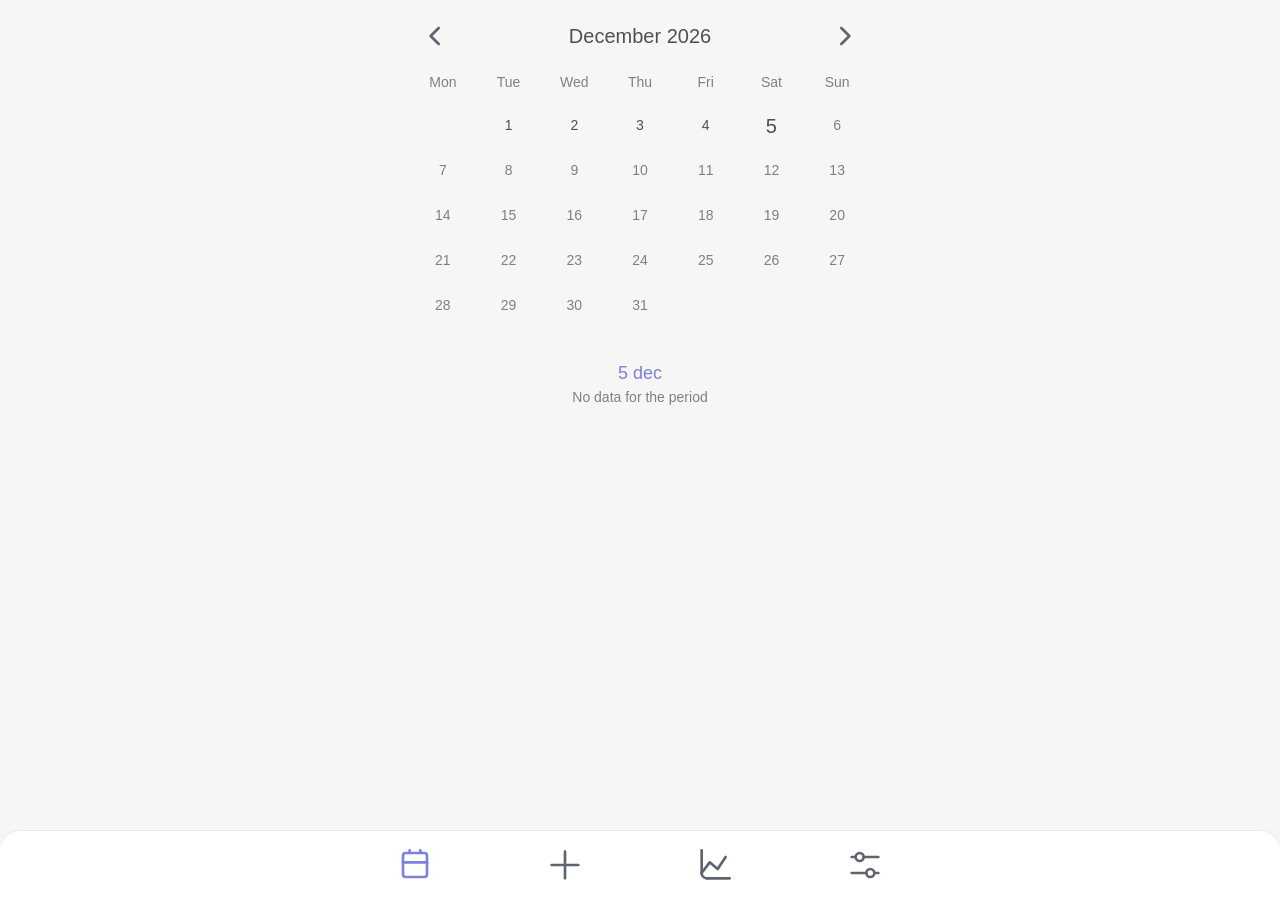
<file: index.html>
<!doctype html>
<html lang="ru">
<head>
    <meta charset="UTF-8"/>
    <meta name="viewport" content="width=device-width, initial-scale=1.0, shrink-to-fit=no, interactive-widget=resizes-content"/>
    <meta name="mobile-web-app-capable" content="yes"/>
    <meta name="theme-color" content="#f7f6f4" media="(prefers-color-scheme: light)"/>
    <meta name="theme-color" content="#2a2a2a" media="(prefers-color-scheme: dark)"/>
    <meta name="msapplication-config" content="none">

    <title data-i18n="appName">Poop Tracker</title>

    <link rel="canonical" href="https://yugle7.github.io/poop-tracker/"/>
    <link rel="manifest" href="manifest.webmanifest"/>
    <link rel="stylesheet" href="style.css"/>

    <link rel="icon" type="image/png" sizes="192x192" href="icons/icon-192.png">
    <link rel="icon" type="image/svg+xml" href="favicon.svg"/>

    <link rel="apple-touch-icon" href="icons/icon-192.png">
    <link rel="yandex-tableau-widget" href="tableau.json">
</head>
<body>

<section id="calendar-page" class="width-500 safe">
    <div id="calendar"></div>
    <h3 id="chosen-day" class="accent center"></h3>
    <div id="chosen-records"></div>
</section>

<div id="overlay"></div>

<section id="record-page" class="hidden">
    <div class="scroll">
        <div class="width-500 col gap-30 pad-20">
            <section>
                <div class="row gap-15">
                    <button id="pooped-date" aria-haspopup="dialog" class="tap"
                            data-i18n-aria-label="selectDate"></button>

                    <button id="pooped-time" aria-haspopup="dialog" class="tap"
                            data-i18n-aria-label="selectTime"></button>
                </div>
            </section>

            <section>
                <div id="bristol-label"></div>
                <br>
                <div id="bristol-icons" class="row" role="radiogroup"
                     data-i18n-aria-label="bristolScale"></div>
            </section>

            <section id="color">
                <div id="color-label"></div>
                <br>
                <div id="color-icons" class="color-grid" role="radiogroup"
                     data-i18n-aria-label="color"></div>
            </section>

            <section id="volume">
                <div id="volume-label"></div>
                <br/>
                <span id="volume-value" class="gray small"></span>
                <input id="volume-range" type="range" min="0" max="99" step="1"
                       data-i18n-aria-label="volumeRange" aria-label="">
            </section>

            <section>
                <div class="row add">
                    <h3 data-i18n="tags"></h3>
                    <button id="edit-tags" class="right help small" data-i18n="change"></button>
                </div>
                <br>
                <div id="tag-buttons"></div>
            </section>

            <button id="remove" class="red hidden pad-20" data-i18n="remove"></button>

            <button id="approve" data-i18n-aria-label="approve">
                <svg><use href="sprite.svg#save"></use></svg>
            </button>

            <button id="reject" data-i18n-aria-label="reject">
                <svg><use href="sprite.svg#cancel"></use></svg>
            </button>
        </div>
    </div>

    <div id="tags-editor">
        <div class="row">
            <input id="tag" type="text" maxlength="24"
                   data-i18n-placeholder="newTag"
                   data-i18n-aria-label="newTag" aria-label="">
            <button id="create-tag" class="right small" data-i18n="add"></button>
        </div>

        <div data-i18n="tagActions" class="small gray pad-10"></div>
        <div id="tag-actions"></div>

        <footer>
            <button id="close-tags" class="right" data-i18n="cancel"></button>
            <button id="apply-tags" class="accent">OK</button>
        </footer>
    </div>

    <div id="when-picker">
        <header id="watch">
            <button id="day" class="tap"></button>
            <button id="hour" class="tap"></button>

            <svg id="colon" viewBox="0 0 6 24" width="6" height="24" aria-hidden="true">
                <circle cx="3" cy="8" r="1" stroke="var(--text)" fill="none"/>
                <circle cx="3" cy="16" r="1" stroke="var(--text)" fill="none"/>
            </svg>

            <button id="minute" class="tap"></button>
        </header>

        <div id="clock">
            <div id="white"></div>
            <div id="black"></div>
            <div id="center"></div>
            <div id="line"></div>
            <div id="hand"></div>
        </div>

        <div id="when-calendar">
            <div class="days"></div>
            <div class="days" id="when-days"></div>
        </div>

        <footer>
            <button id="when-prev" data-i18n-aria-label="previous">
                <svg><use href="sprite.svg#prev"></use></svg>
            </button>

            <span id="when-month"></span>

            <button id="when-next" data-i18n-aria-label="next">
                <svg><use href="sprite.svg#next"></use></svg>
            </button>

            <button id="close-when" class="right" data-i18n="cancel"></button>
            <button id="apply-when" class="accent">OK</button>
        </footer>
    </div>
</section>

<section id="stats-page" class="width-500 pad-20 safe hidden">
    <div id="period">
        <div></div>
        <button class="active" data-i="0" data-i18n="week"></button>
        <button data-i="1" data-i18n="month"></button>
        <button data-i="2" data-i18n="year"></button>
    </div>

    <div id="range">
        <button type="button" data-add="-1" data-i18n-aria-label="previousPeriod">
            <svg><use href="sprite.svg#prev"></use></svg>
        </button>
        <span id="range-label"></span>
        <button type="button" data-add="1" data-i18n-aria-label="nextPeriod">
            <svg><use href="sprite.svg#next"></use></svg>
        </button>
    </div>

    <div class="card">
        <h3 data-i18n="tags"></h3>
        <br/>
        <div class="h-list" id="tags-list"></div>
        <br/>
        <button class="row gap-10" id="with-fails">
            <svg class="tool"><use href="sprite.svg#check"></use></svg>
            <span data-i18n="withFails" class="help small"></span>
        </button>
    </div>

    <div class="card">
        <h3 data-i18n="color"></h3>
        <br/>
        <div class="h-list" id="color-list"></div>
    </div>

    <div class="card">
        <h3 data-i18n="shape"></h3>
        <br/>
        <div class="h-list" id="shape-list"></div>
    </div>

    <div class="card" style="--color: var(--yellow)">
        <h3 class="row gap-8">
            <span data-i18n="bristol"></span>
            <span class="gray">—</span>
            <span class="gray"></span>
        </h3>
        <br/>
        <div class="v-chart" id="bristol-chart"></div>
    </div>

    <div class="card">
        <h3 class="row gap-8">
            <span data-i18n="count"></span>
            <span class="gray">—</span>
            <span class="gray"></span>
        </h3>
        <br/>
        <div class="v-chart" id="count-chart"></div>
    </div>

    <div class="card" style="--color: var(--yellow)">
        <h3 class="row gap-8">
            <span data-i18n="volume"></span>
            <span class="gray">—</span>
            <span class="gray"></span>
        </h3>
        <br/>
        <div class="v-chart" id="volume-chart"></div>
    </div>
</section>

<section id="person-page" class="width-500 safe hidden">
    <br/>

    <button id="person" data-i18n-aria-label="person">
        <svg class="icon"><use href="sprite.svg#person"></use></svg>
        <span class="row gap-10"></span>
    </button>

    <br/>

    <a href="https://pay.cloudtips.ru/p/9e3a23d6" target="_blank">
        <svg class="icon"><use href="sprite.svg#heart"></use></svg>
        <span data-i18n="support"></span>
    </a>

    <a href="mailto:yuzhakov.gleb@gmail.com?subject=PoopTracker">
        <svg class="icon"><use href="sprite.svg#chat"></use></svg>
        <span data-i18n="mailTo"></span>
    </a>

    <a href="https://yugle7.github.io/poop-tracker/privacy.html" target="_blank">
        <svg class="icon"><use href="sprite.svg#shield"></use></svg>
        <span data-i18n="privacy"></span>
    </a>

    <br/>

    <button id="reset" class="left row gap-10 pad-10">
        <svg class="icon"><use href="sprite.svg#reset"></use></svg>
        <span data-i18n="reset"></span>
    </button>

    <div id="person-picker">
        <form id="profile" novalidate autocomplete="off">
            <div class="field">
                <label class="label" for="birthdate" data-i18n="birthdate"></label>
                <input
                        class="input"
                        id="birthdate"
                        name="birthdate"
                        type="text"
                        inputmode="numeric"
                        autocomplete="off"
                        autocapitalize="off"
                        placeholder="31.12.2000"
                        spellcheck="false"
                        maxlength="10"
                        required
                >
            </div>

            <div class="row gap-15">
                <div class="field sex">
                    <label class="label" data-i18n="sex"></label>

                    <div class="segment" id="sex">
                        <input type="radio" name="sex" id="female" value="female" checked>
                        <label for="female" data-i18n="female"></label>

                        <input type="radio" name="sex" id="male" value="male">
                        <label for="male" data-i18n="male"></label>
                    </div>
                </div>

                <div class="field weight">
                    <label class="label" for="weight" data-i18n="weight"></label>

                    <div>
                        <input
                                class="input"
                                id="weight"
                                name="weight"
                                type="text"
                                inputmode="decimal"
                                autocomplete="off"
                                placeholder="65"
                                maxlength="5"
                                required
                        >
                        <span class="unit" data-i18n="kg"></span>
                    </div>
                </div>
            </div>
        </form>

        <footer>
            <button id="close-person" class="right" data-i18n="cancel"></button>
            <button id="apply-person" class="accent">OK</button>
        </footer>
    </div>
</section>

<div class="hidden">
    <div id="calendars"></div>
</div>

<nav data-i18n-aria-label="mainNavigation">
    <div id="nav">
        <button data-page="calendar" class="pad-10 active" data-i18n-aria-label="calendar" aria-current="page">
            <svg><use href="sprite.svg#calendar"></use></svg>
        </button>

        <button data-page="record" class="pad-10" data-i18n-aria-label="record">
            <svg><use href="sprite.svg#plus"></use></svg>
        </button>

        <button data-page="stats" class="pad-10" data-i18n-aria-label="stats">
            <svg><use href="sprite.svg#stats"></use></svg>
        </button>

        <button data-page="person" class="pad-10" data-i18n-aria-label="person">
            <svg><use href="sprite.svg#settings"></use></svg>
        </button>
    </div>
</nav>

<div id="modal" hidden>
    <div class="dialog" role="dialog" aria-modal="true">
        <p id="question"></p>
        <div class="actions">
            <button id="confirm" data-i18n="yes"></button>
            <button id="cancel" data-i18n="no"></button>
        </div>
    </div>
</div>

<script src="data.js"></script>
<script src="script.js"></script>

<script>
    if (navigator.serviceWorker) {
        navigator.serviceWorker
            .register("/poop-tracker/sw.js", {
                scope: "/poop-tracker/",
                updateViaCache: "none"
            })
            .then((reg) => {
                reg.update();
                if (reg.waiting) {
                    reg.waiting.postMessage("skipWaiting");
                }
                navigator.serviceWorker.addEventListener(
                    "controllerchange",
                    () => window.location.reload()
                );
            });
    }
</script>

</body>
</html>
</file>
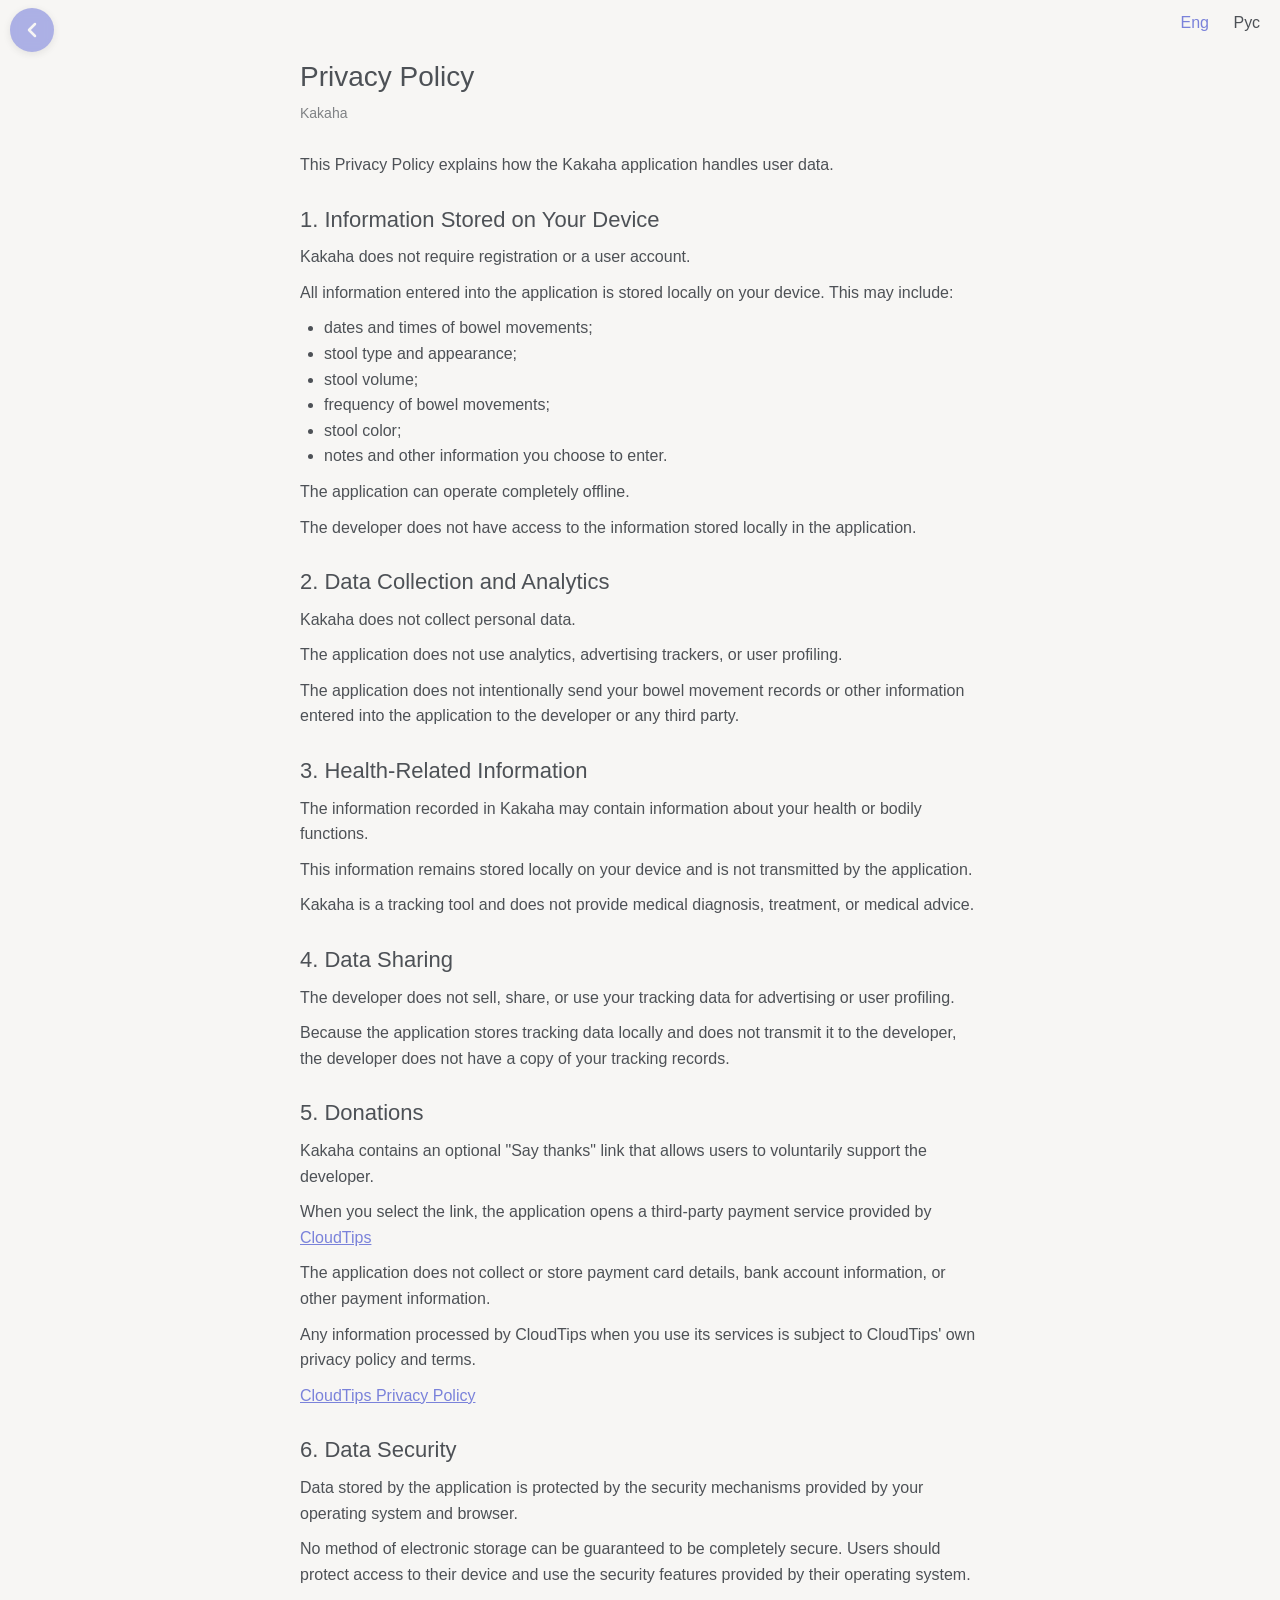
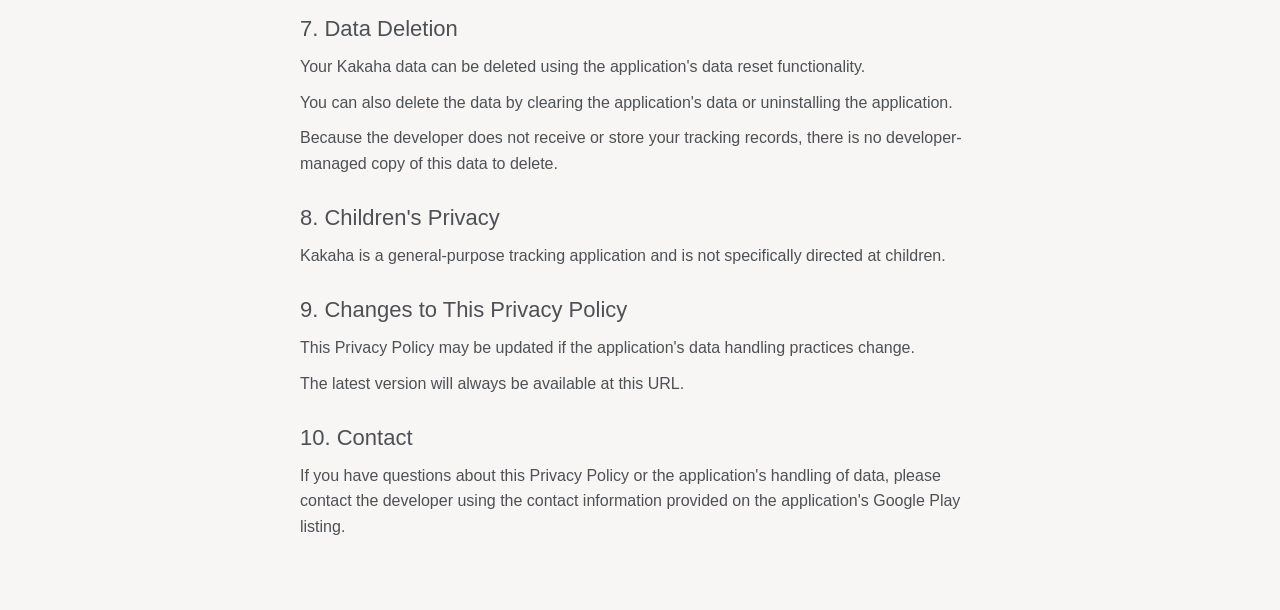
<file: privacy.html>
<!doctype html>
<html lang="en">
<head>
    <meta charset="UTF-8"/>
    <meta name="viewport" content="width=device-width, initial-scale=1.0"/>

    <meta name="description" content="Privacy Policy for Kakaha" />

    <meta name="theme-color" content="#eae8e5"/>

    <title>Privacy Policy — Kakaha</title>

    <style>
        :root {
            --bg: #f7f6f4;
            --text: #4d5156;
            --head: white;
            --line: #e7e7e7;
            --fade: #fafafa;

            --green: #4aaf8c;
            --blue: #7a82da;
            --red: #c97b72;
            --yellow: #c9a84c;

            --accent: var(--blue);
        }

        @media (prefers-color-scheme: dark) {
            :root {
                --bg: #2a2a2a;
                --text: #c8c8c8;
                --head: #333333;
                --line: #444444;
                --fade: #363636;

                --accent: var(--yellow);
            }
        }

        * {
            box-sizing: border-box;
            font-weight: normal;
        }

        html,
        body {
            margin: 0;
            padding: 0;
        }

        body {
            background: var(--bg);
            color: var(--text);
            font-family: -apple-system, BlinkMacSystemFont, "Segoe UI", Roboto, Helvetica, Arial, sans-serif;
            line-height: 1.6;
        }

        main {
            width: min(720px, calc(100% - 32px));
            margin: 0 auto;
            padding: 40px 0;
        }


        h1 {
            margin: 0 0 8px;
            font-size: 28px;
            line-height: 1.2;
        }

        h2 {
            margin: 28px 0 10px;
            font-size: 22px;
            line-height: 1.3;
        }

        p {
            margin: 10px 0;
        }

        ul {
            margin: 10px 0;
            padding-left: 24px;
        }

        .updated {
            opacity: .7;
            font-size: 14px;
            margin-bottom: 28px;
        }

        a {
            color: var(--accent);
        }

        article {
            padding: 20px;
        }

        @media (max-width: 600px) {
            main {
                width: min(100% - 20px, 720px);
                padding: 40px 0;
            }


            h1 {
                font-size: 26px;
            }

            h2 {
                font-size: 20px;
            }

            body {
                padding-top: 24px;
            }
        }

        nav {
            position: fixed;
            right: 10px;
            top: 0;
        }

        button {
            font: inherit;
        }

        button {
            border: 0;
            background: none;
            color: inherit;
            cursor: pointer;
            -webkit-tap-highlight-color: transparent;
            padding: 10px;
        }

        #back {
            position: fixed;
            top: 8px;
            left: 10px;
            z-index: 9999;

            width: 44px;
            height: 44px;
            border-radius: 50%;

            display: flex;
            align-items: center;
            justify-content: center;

            background: var(--accent);
            opacity: 0.6;
            color: var(--bg);
            backdrop-filter: blur(6px);
            -webkit-backdrop-filter: blur(6px);
            box-shadow: 0 2px 8px rgba(0, 0, 0, 0.15);

            text-decoration: none;
            transition: background 0.2s ease, transform 0.15s ease;
        }

        button:active {
            transform: scale(0.92);
        }

        .selected {
            color: var(--accent);
        }

        .hidden {
            display: none !important;
        }

    </style>
</head>

<body>

<main>
    <button id="back" onclick="goBack()">
        <svg viewBox="0 0 24 24" width="24" height="24" fill="none"
             stroke="currentColor" stroke-width="2.5"
             stroke-linecap="round" stroke-linejoin="round">
            <polyline points="15 18 9 12 15 6"></polyline>
        </svg>
    </button>
    <nav>
        <button class="selected" data-id="eng">Eng</button>
        <button data-id="rus">Рус</button>
    </nav>

    <article id="eng">
        <h1>Privacy Policy</h1>

        <div class="updated">
            Kakaha
        </div>

        <p>
            This Privacy Policy explains how the Kakaha
            application handles user data.
        </p>


        <h2>1. Information Stored on Your Device</h2>

        <p>
            Kakaha does not require registration or a user account.
        </p>

        <p>
            All information entered into the application is stored
            locally on your device. This may include:
        </p>

        <ul>
            <li>dates and times of bowel movements;</li>
            <li>stool type and appearance;</li>
            <li>stool volume;</li>
            <li>frequency of bowel movements;</li>
            <li>stool color;</li>
            <li>notes and other information you choose to enter.</li>
        </ul>

        <p>
            The application can operate completely offline.
        </p>

        <p>
            The developer does not have access to the information
            stored locally in the application.
        </p>


        <h2>2. Data Collection and Analytics</h2>

        <p>
            Kakaha does not collect personal data.
        </p>

        <p>
            The application does not use analytics, advertising
            trackers, or user profiling.
        </p>

        <p>
            The application does not intentionally send your bowel
            movement records or other information entered into the
            application to the developer or any third party.
        </p>


        <h2>3. Health-Related Information</h2>

        <p>
            The information recorded in Kakaha may contain
            information about your health or bodily functions.
        </p>

        <p>
            This information remains stored locally on your device
            and is not transmitted by the application.
        </p>

        <p>
            Kakaha is a tracking tool and does not provide
            medical diagnosis, treatment, or medical advice.
        </p>


        <h2>4. Data Sharing</h2>

        <p>
            The developer does not sell, share, or use your tracking
            data for advertising or user profiling.
        </p>

        <p>
            Because the application stores tracking data locally and
            does not transmit it to the developer, the developer does
            not have a copy of your tracking records.
        </p>


        <h2>5. Donations</h2>

        <p>
            Kakaha contains an optional "Say thanks" link that
            allows users to voluntarily support the developer.
        </p>

        <p>
            When you select the link, the application opens a
            third-party payment service provided by
            <a href="https://pay.cloudtips.ru/p/9e3a23d6" target="_blank">CloudTips</a>
        </p>

        <p>
            The application does not collect or store payment card
            details, bank account information, or other payment information.
        </p>

        <p>
            Any information processed by CloudTips when you use its
            services is subject to CloudTips' own privacy policy and terms.
        </p>

        <p>
            <a href="https://cloudtips.ru/privacy" target="_blank" rel="noopener noreferrer">
                CloudTips Privacy Policy
            </a>
        </p>


        <h2>6. Data Security</h2>

        <p>
            Data stored by the application is protected by the
            security mechanisms provided by your operating system
            and browser.
        </p>

        <p>
            No method of electronic storage can be guaranteed to be
            completely secure. Users should protect access to their
            device and use the security features provided by their
            operating system.
        </p>


        <h2>7. Data Deletion</h2>

        <p>
            Your Kakaha data can be deleted using the
            application's data reset functionality.
        </p>

        <p>
            You can also delete the data by clearing the application's
            data or uninstalling the application.
        </p>

        <p>
            Because the developer does not receive or store your
            tracking records, there is no developer-managed copy of
            this data to delete.
        </p>


        <h2>8. Children's Privacy</h2>

        <p>
            Kakaha is a general-purpose tracking application
            and is not specifically directed at children.
        </p>


        <h2>9. Changes to This Privacy Policy</h2>

        <p>
            This Privacy Policy may be updated if the application's
            data handling practices change.
        </p>

        <p>
            The latest version will always be available at this URL.
        </p>


        <h2>10. Contact</h2>

        <p>
            If you have questions about this Privacy Policy or the
            application's handling of data, please contact the
            developer using the contact information provided on the
            application's Google Play listing.
        </p>

    </article>

    <article id="rus" class="hidden">
        <h1>Политика конфиденциальности</h1>

        <div class="updated">
            Kakaha
        </div>

        <p>
            Настоящая Политика конфиденциальности объясняет, как
            приложение Kakaha обрабатывает пользовательские данные.
        </p>


        <h2>1. Информация, хранящаяся на устройстве</h2>

        <p>
            Для работы Kakaha не требуется регистрация или учетная запись.
        </p>

        <p>
            Вся информация, введенная в приложение, хранится
            локально на вашем устройстве. Она может включать:
        </p>

        <ul>
            <li>даты и время дефекации;</li>
            <li>тип и внешний вид стула;</li>
            <li>объем стула;</li>
            <li>частоту дефекации;</li>
            <li>цвет стула;</li>
            <li>заметки и другую информацию, которую вы решите добавить.</li>
        </ul>

        <p>
            Приложение может полностью работать без подключения
            к интернету.
        </p>

        <p>
            Разработчик не имеет доступа к информации,
            хранящейся локально в приложении.
        </p>


        <h2>2. Сбор данных и аналитика</h2>

        <p>
            Kakaha не собирает персональные данные.
        </p>

        <p>
            Приложение не использует аналитику, рекламные
            трекеры или профилирование пользователей.
        </p>

        <p>
            Приложение намеренно не передает записи о дефекации
            или другую введенную пользователем информацию
            разработчику или третьим лицам.
        </p>


        <h2>3. Информация, связанная со здоровьем</h2>

        <p>
            Информация, записываемая в Kakaha, может
            содержать сведения о здоровье или физиологических
            функциях пользователя.
        </p>

        <p>
            Эта информация остается на вашем устройстве и не
            передается приложением.
        </p>

        <p>
            Kakaha является инструментом для отслеживания
            информации и не предоставляет медицинскую
            диагностику, лечение или медицинские рекомендации.
        </p>


        <h2>4. Передача данных</h2>

        <p>
            Разработчик не продает, не передает и не использует
            данные отслеживания для рекламы или профилирования
            пользователей.
        </p>

        <p>
            Поскольку приложение хранит данные локально и не
            передает их разработчику, у разработчика нет копии
            записей пользователя.
        </p>

        <h2>5. Пожертвования</h2>

        <p> Kakaha содержит необязательную ссылку «Сказать спасибо», которая позволяет пользователям добровольно
            поддержать разработчика. </p>

        <p> При выборе этой ссылки приложение открывает сторонний платежный сервис
            <a href="https://pay.cloudtips.ru/p/9e3a23d6" target="_blank">CloudTips</a></p>

        <p> Приложение не собирает и не хранит данные банковских карт, сведения о банковских счетах или другую платежную
            информацию. </p>

        <p> Любая информация, обрабатываемая CloudTips при использовании его сервиса, регулируется собственной политикой
            конфиденциальности и условиями CloudTips. </p>

        <p><a href="https://cloudtips.ru/privacy" target="_blank" rel="noopener noreferrer">
            Политика конфиденциальности CloudTips</a></p>

        <h2>6. Безопасность данных</h2>

        <p>
            Данные, хранящиеся в приложении, защищаются
            механизмами безопасности, предоставляемыми
            операционной системой и браузером вашего устройства.
        </p>

        <p>
            Ни один способ электронного хранения данных не может
            гарантировать абсолютную безопасность. Пользователь
            должен защищать доступ к своему устройству и
            использовать предусмотренные операционной системой
            средства безопасности.
        </p>


        <h2>7. Удаление данных</h2>

        <p>
            Данные Kakaha можно удалить с помощью функции
            сброса данных в приложении.
        </p>

        <p>
            Также данные можно удалить путем очистки данных
            приложения или удаления приложения.
        </p>

        <p>
            Поскольку разработчик не получает и не хранит записи
            пользователя, отдельной копии этих данных на стороне
            разработчика не существует.
        </p>


        <h2>8. Конфиденциальность детей</h2>

        <p>
            Kakaha является приложением общего назначения
            и не предназначено специально для детей.
        </p>


        <h2>9. Изменения в Политике конфиденциальности</h2>

        <p>
            Настоящая Политика конфиденциальности может
            обновляться при изменении способов обработки данных
            приложением.
        </p>

        <p>
            Актуальная версия Политики конфиденциальности всегда
            будет доступна по этому URL.
        </p>


        <h2>10. Контакты</h2>

        <p>
            Если у вас есть вопросы о настоящей Политике
            конфиденциальности или об обработке данных
            приложением, свяжитесь с разработчиком, используя
            контактную информацию, указанную на странице
            приложения в Google Play.
        </p>

    </article>
</main>

<script>
    function goBack() {
        if (window.opener || window.history.length <= 1) {
            window.close();
            setTimeout(() => {
                window.location.href = 'https://yugle7.github.io/poop-tracker/';
            }, 100);
        } else {
            history.back();
        }
    }


    const nav = document.querySelector('nav');
    let language = nav.firstElementChild;

    nav.onclick = (e) => {
        const button = e.target.closest('button');
        if (!button || button === language) return;

        language.classList.remove('selected');
        document.getElementById(language.dataset.id).classList.add('hidden');
        language = button;
        document.getElementById(language.dataset.id).classList.remove('hidden');
        language.classList.add('selected');
    }

</script>

</body>
</html>
</file>
<file: style.css>
/* ==========================================================================
   1. ПЕРЕМЕННЫЕ
   ========================================================================== */

:root {
    --bg: #f7f6f4;
    --text: #4d5156;
    --head: white;
    --icon: #5f646e;
    --line: #e7e7e7;
    --fade: #f2f1ef;
    --help: #8b8b8b;

    --green: #4aaf8c;
    --blue: #7a82da;
    --red: #c97b72;
    --yellow: #c9a84c;

    --accent: var(--blue);
    --radius: 12px;

    /* Состояния */
    --value: 0;
    --width: 100;
    --inner: none;
    --outer: gray;
    --count: 0;
    --fails: 0;
    --total: 1;

    /* Внутренние цвета (заливка) */
    --inner-white: #ededca;
    --inner-gray: #9d9d98;
    --inner-yellow: #d8c34a;
    --inner-orange: #d98a3a;
    --inner-light-brown: #b98258;
    --inner-brown: #875a3d;
    --inner-dark-brown: #54382b;
    --inner-black: #29231f;
    --inner-green: #638b68;
    --inner-red: #bd5550;

    /* Внешние цвета (обводка) */
    --outer-white: #bfbfa8;
    --outer-gray: #857d77;
    --outer-yellow: #a47b3d;
    --outer-orange: #8b5d38;
    --outer-light-brown: #744b35;
    --outer-brown: #54382b;
    --outer-dark-brown: #80604b;
    --outer-black: #5e5d5d;
    --outer-green: #4d684f;
    --outer-red: #873d3a;
}

@media (prefers-color-scheme: dark) {
    :root {
        --bg: #2a2a2a;
        --text: #c8c8c8;
        --head: #333333;
        --icon: #bcb6a6;
        --line: #444444;
        --fade: #2d2d2d;
        --help: #838282;

        --accent: var(--yellow);

        --inner-white: #bcbcb7;
        --inner-gray: #94938f;
        --inner-yellow: #c2ae51;
        --inner-orange: #c47e42;
        --inner-light-brown: #9d6a4c;
        --inner-brown: #704938;
        --inner-dark-brown: #50372d;
        --inner-black: #3b3a39;
        --inner-green: #68866f;
        --inner-red: #b65f5a;

        --outer-white: #817d78;
        --outer-gray: #696763;
        --outer-yellow: #8f7c3f;
        --outer-orange: #95613b;
        --outer-light-brown: #80543e;
        --outer-brown: #886049;
        --outer-dark-brown: #674a3a;
        --outer-black: #5a5753;
        --outer-green: #536c59;
        --outer-red: #884844;
    }
}

/* ==========================================================================
   2. СБРОС И БАЗА
   ========================================================================== */

* {
    margin: 0;
    padding: 0;
    box-sizing: border-box;
    border: none;
    font-family: -apple-system, BlinkMacSystemFont, "Segoe UI", Roboto, Helvetica, Arial, sans-serif;
    font-size: 18px;
    font-weight: 400;
    line-height: 1.5;
    color: var(--text);
    user-select: none;
    -webkit-tap-highlight-color: transparent;
}

html, body {
    margin: 0;
    padding: 0;
    min-height: 100%;
    background: var(--bg);
    color: var(--text);
    overscroll-behavior: none;
    touch-action: pan-y;
}

button, input {
    font: inherit;
    background-color: inherit;
}

button {
    border: 0;
    line-height: 0;
    background: none;
    color: inherit;
    cursor: pointer;
    -webkit-tap-highlight-color: transparent;
}

a, li {
    cursor: pointer;
}

a {
    outline: none;
    text-decoration: none;
}

svg {
    background: transparent;
    stroke-width: 2;
    fill: none;
    stroke-linecap: round;
    stroke-linejoin: round;
    stroke: var(--icon);
    cursor: pointer;
}

input {
    padding: 10px;
}

input,
select {
    width: fit-content;
    outline: none;
    vertical-align: middle;
}

/* ==========================================================================
   3. УТИЛИТЫ
   ========================================================================== */

/* Скрытие */
.hidden {
    display: none !important;
}

/* Типографика */
.gray     { color: gray; }
.small    { font-size: 14px; }
.big      { font-size: 20px !important; }
.mono     { font-variant-numeric: tabular-nums; }
.accent   { color: var(--accent); }
.help     { color: var(--help); }
.red      { color: var(--red); border-color: var(--red); stroke: var(--red); }

/* Выравнивание */
.center {
    align-content: center;
    text-align: center;
    justify-content: center;
}

.left  { text-align: left; }
.right { margin-left: auto; max-height: 50px; }

/* Раскладка */
.col {
    display: flex;
    flex-direction: column;
}

.row {
    display: flex;
    flex-direction: row;
    align-items: center;
    width: 100%;
}

/* Отступы / зазоры */
.gap-8  { gap: 8px; }
.gap-10 { gap: 10px; }
.gap-15 { gap: 15px; }
.gap-30 { gap: 30px; }

.pad-10 { padding: 10px; }
.pad-20 { padding: 20px; }

.safe {
    padding-bottom: calc(78px + env(safe-area-inset-bottom));
}

/* Контейнеры */
.width-500 {
    max-width: 500px;
    width: 100%;
    margin: 0 auto;
    position: relative;
}

/* Инлайновые метки (счётчики на иконках) */
small {
    position: absolute;
    top: -3px;
    right: -3px;
    font-size: 12px;
    color: gray;
}

i {
    position: absolute;
    left: 50%;
    top: 50%;
    transform: translate(-50%, -50%);
    border-radius: 50%;
    opacity: .7;
    z-index: 0;
}

/* ==========================================================================
   4. ОБЩИЕ КОМПОНЕНТЫ
   ========================================================================== */

/* Иконки */
button svg {
    width: 32px;
    min-width: 32px;
    height: 32px;
}

.tool { width: 24px; min-width: 24px; height: 24px; }
.icon { width: 30px; min-width: 30px; height: 30px; stroke: gray; }
.img  { width: 80px; min-width: 80px; height: 40px; }

/* Кнопки-таблетки */
.tap {
    padding: 0 12px;
    min-height: 50px;
    border-radius: 20px;
    vertical-align: middle;
    color: var(--accent);
    border: 2px solid var(--accent);
}

.tap.selected {
    background: var(--accent);
    color: var(--bg);
}

/* Заголовки */
h2 {
    width: 100%;
    padding: 10px 20px;
    font-size: 20px;
    justify-content: space-between;
}

h2 button { padding: 10px; }
h3        { width: 100%; }

/* Скролл-контейнер */
.scroll {
    display: flex;
    flex: 1;
    overflow-y: auto;
    scrollbar-width: none;
    -ms-overflow-style: none;
}

.scroll::-webkit-scrollbar {
    width: 0;
    height: 0;
}

/* Футер шторок */
footer {
    position: absolute;
    bottom: 0;
    width: 100%;
    max-width: 500px;
    max-height: 50px;
    display: flex;
    justify-content: center;
    align-items: center;
}

footer button {
    padding: 20px 20px 30px;
    background: transparent;
    font-size: 16px;
}

/* Слайдер */
input[type=range] {
    width: 100%;
    height: 32px;
    appearance: none;
    -webkit-appearance: none;
    background: transparent;
    cursor: pointer;
    accent-color: var(--accent);
}

input[type=range]::-webkit-slider-runnable-track {
    height: 3px;
    border-radius: 2px;
    background: linear-gradient(
            to right,
            var(--accent) 0%,
            var(--accent) var(--value, 50%),
            var(--line) var(--value, 50%),
            var(--line) 100%
    );
}

input[type=range]::-webkit-slider-thumb {
    width: 20px;
    height: 20px;
    margin-top: -8px;
    border: 0;
    border-radius: 50%;
    background: var(--accent);
    appearance: none;
    -webkit-appearance: none;
    transition: transform 120ms ease;
}

input[type=range]:active::-webkit-slider-thumb { transform: scale(1.15); }

input[type=range]::-moz-range-track {
    height: 3px;
    border-radius: 2px;
    background: var(--bg);
}

input[type=range]::-moz-range-thumb {
    width: 20px;
    height: 20px;
    border: 0;
    border-radius: 50%;
    background: var(--accent);
    transition: transform 120ms ease;
}

input[type=range]:active::-moz-range-thumb { transform: scale(1.15); }

/* ==========================================================================
   5. НИЖНЯЯ НАВИГАЦИЯ
   ========================================================================== */

nav {
    position: fixed;
    bottom: 0;
    width: 100%;
    height: 70px;
    padding: 8px max(12px, env(safe-area-inset-left)) calc(8px + env(safe-area-inset-bottom));
    background: var(--head);
    border-radius: 20px 20px 0 0;
    border-top: 1px solid var(--line);
    backdrop-filter: blur(16px);
    z-index: 1;
}

nav > div {
    display: grid;
    grid-template-columns: repeat(4, 1fr);
    max-width: 600px;
    margin: 0 auto;
}

nav > div > button { padding: 10px; }
.active > svg      { stroke: var(--accent); }

/* ==========================================================================
   6. КАЛЕНДАРЬ
   ========================================================================== */

#calendar {
    width: 100%;
    touch-action: pan-y;
    overflow-x: clip;
    overflow-y: visible;
}

#calendar h2 { text-align: center; }

.calendar { height: 360px; }

#calendars {
    display: flex;
    justify-content: space-between;
    gap: 30px;
    width: calc(300% + 60px);
    overflow-x: clip;
    overflow-y: visible;
    touch-action: pan-y;
    transition: none;
}

#calendars > div {
    flex: 0 0 var(--width);
    width: var(--width);
}

.days {
    display: grid;
    grid-template-columns: repeat(7, 1fr);
    justify-items: center;
    text-align: center;
    padding: 0 20px;
}

.days span {
    position: relative;
    z-index: 1;
    font-size: 14px;
}

.days > span {
    padding-bottom: 10px;
    color: gray;
}

.days > button {
    height: 45px;
    aspect-ratio: 1;
    padding: 5px;
    background: transparent;
    border-radius: 50%;
    position: relative;
    line-height: 1;
}

.days > button > span {
    position: relative;
    z-index: 1;
    font-size: 14px;
}

.today  { color: var(--accent); }
.future { color: gray; }

.days .selected {
    background: var(--accent) !important;
    color: var(--bg);
}

.empty {
    pointer-events: none;
    padding: 24px 0;
    text-align: center;
    color: var(--help);
    font-size: 13px;
}

/* ==========================================================================
   7. СПИСОК ЗАПИСЕЙ ДНЯ
   ========================================================================== */

#chosen-records > button {
    width: 100%;
    padding: 10px 0;
}

.record {
    display: flex;
    flex-direction: row;
    align-items: flex-end;
    gap: 20px;
    width: 100%;
    padding: 0 20px;
}

.tags {
    display: flex;
    flex-wrap: wrap;
    column-gap: 10px;
    padding: 7px 20px;
}

/* ==========================================================================
   8. ФОРМА ЗАПИСИ
   ========================================================================== */

/* Бристоль */
#bristol-icons {
    display: grid;
    grid-template-columns: repeat(4, 1fr);
    row-gap: 20px;
    justify-content: space-between;
}

/* Цвет */
.color-grid {
    display: grid;
    grid-template-columns: repeat(auto-fill, minmax(40px, 1fr));
    gap: 14px;
}

.color {
    width: 40px;
    aspect-ratio: 1;
    border-radius: 50%;
    background: var(--inner);
}

div.color {
    width: 30px;
    aspect-ratio: 1;
    border-radius: 50%;
    background: var(--inner);
}

.color.selected {
    outline: 2px solid var(--outer);
}

/* Объём */
#volume { position: relative; }

#volume-value {
    position: absolute;
    left: 0;
    top: 30px;
}

/* Теги */
#tag-buttons {
    display: flex;
    flex-wrap: wrap;
    gap: 8px;
}

.add { height: 32px; }

/* Кнопки действия */
#approve,
#reject {
    position: fixed;
    width: 50px;
    height: 50px;
    border-radius: 50%;
}

#approve svg,
#reject svg {
    width: 24px;
    height: 24px;
    stroke-width: 3;
}

#approve {
    right: 12px;
    bottom: 12px;
    background: var(--text);
    opacity: .3;
}

#approve svg { stroke: var(--bg); }

#reject {
    right: 8px;
    top: 8px;
}

#reject svg { stroke: var(--help); }

/* ==========================================================================
   9. НИЖНИЕ ШТОРКИ
   ========================================================================== */

#person-picker,
#tags-editor,
#when-picker {
    position: fixed;
    bottom: 0;
    left: 0;
    z-index: 11;
    display: flex;
    flex-direction: column;
    align-items: center;
    width: 100%;
    padding: 20px 10px max(10px, env(safe-area-inset-bottom));
    background: var(--bg);
    border-top: 1px solid var(--line);
    border-radius: 20px 20px 0 0;
    transform: translateY(100%);
    transition: transform 220ms;
}

#person-picker.open,
#tags-editor.open,
#when-picker.open {
    transform: translateY(0);
}

/* Редактор тегов */
#tag-actions {
    display: flex;
    flex-flow: row wrap;
    gap: 10px;
    padding: 10px 10px 60px;
    position: relative;
}

#tag-actions > button {
    border-color: var(--red);
    color: var(--red);
}

#create-tag { padding: 10px; }

#tag:placeholder-shown ~ #create-tag { opacity: .5; }

/* Пикер даты/времени */
#when-picker {
    height: 385px;
    font-variant-numeric: tabular-nums;
}

#when-prev,
#when-next {
    padding-top: 5px;
    padding-bottom: 5px;
}

#when-month { font-size: 18px; }

#when-picker .days > button {
    height: 40px;
    font-size: 14px;
}

/* Часы */
header {
    display: flex;
    align-items: center;
    gap: 10px;
    padding-bottom: 10px;
}

header button {
    font-size: 24px;
    line-height: 1;
}

#watch .selected { background: var(--accent); }

#clock {
    position: relative;
    width: 250px;
    height: 250px;
    background: var(--fade);
    border-radius: 50%;
    touch-action: none;
}

.tick {
    position: absolute;
    font: 14px sans-serif;
    transform: translate(-50%, -50%);
}

#white {
    position: absolute;
    inset: 0;
    z-index: 3;
    clip-path: circle(16px at 50% 50%);
    pointer-events: none;
}

#white .tick { color: var(--bg); }

#hand {
    position: absolute;
    z-index: 2;
    width: 32px;
    height: 32px;
    background: var(--accent);
    border-radius: 50%;
    cursor: grab;
    touch-action: none;
}

#center {
    position: absolute;
    left: 50%;
    top: 50%;
    width: 8px;
    height: 8px;
    transform: translate(-50%, -50%);
    background: var(--accent);
    border-radius: 50%;
}

#line {
    position: absolute;
    left: 50%;
    top: calc(50% - 1px);
    width: 2px;
    height: 2px;
    background: var(--accent);
    transform-origin: 0 50%;
}

/* ==========================================================================
   10. ОВЕРЛЕЙ
   ========================================================================== */

#overlay {
    position: fixed;
    inset: 0;
    z-index: 10;
    background: #0004;
    opacity: 0;
    visibility: hidden;
    transition: opacity 180ms;
}

#overlay.open {
    opacity: 1;
    visibility: visible;
}

/* ==========================================================================
   11. СТАТИСТИКА
   ========================================================================== */

/* Переключатель периода */
#period {
    position: relative;
    display: flex;
    width: 260px;
    height: 46px;
    padding: 6px;
    margin: 0 auto 16px;
    border-radius: 14px;
    background: var(--head);
    user-select: none;
    box-shadow: 0 1px 3px rgba(0, 0, 0, 0.06);
}

#period > div {
    position: absolute;
    top: 4px;
    left: 6px;
    width: calc((100% - 12px) / 3);
    height: 38px;
    border-radius: 10px;
    background: var(--accent);
    color: var(--bg);
    box-shadow: 0 1px 3px rgba(0, 0, 0, 0.12);
    transition: transform 0.2s ease;
}

#period > button {
    position: relative;
    z-index: 1;
    flex: 1;
    height: 34px;
    padding: 0;
    border: 0;
    background: transparent;
    color: var(--text);
    font: inherit;
    cursor: pointer;
}

#period > button.active {
    color: var(--bg);
    transition: color 0.2s ease;
}

/* Стрелки диапазона */
#range {
    display: flex;
    align-items: center;
    justify-content: space-between;
    width: 240px;
    margin: 0 auto 24px;
    user-select: none;
}

#range button {
    flex: 0 0 auto;
    display: flex;
    align-items: center;
    justify-content: center;
    width: 32px;
    height: 32px;
    padding: 0 0 2px;
    border: 0;
    border-radius: 8px;
    background: transparent;
    color: var(--text);
    font: inherit;
    font-size: 18px;
    line-height: 1;
    cursor: pointer;
}

#range button:active { transform: scale(0.94); }

#range-label {
    display: flex;
    gap: 10px;
    color: var(--text);
    font-variant-numeric: tabular-nums;
}

/* Карточки */
.card { padding: 0 30px 70px 0; }

/* Горизонтальные списки */
.h-list {
    display: flex;
    flex-direction: column;
    gap: 12px;
}

.h-col {
    display: flex;
    flex-direction: column;
    gap: 2px;
}

.h-label {
    overflow: hidden;
    white-space: normal;
    font-size: 13px;
    color: var(--help);
}

.h-value {
    position: relative;
    height: 16px;
}

.h-bar {
    position: absolute;
    top: 0;
    left: 0;
    width: calc(var(--count) / var(--total) * 100%);
    height: 16px;
    min-width: 2px;
    border-radius: 2px 4px 4px 2px;
    overflow: hidden;
    background: var(--color);
}

.split {
    background: linear-gradient(
            to right,
            var(--yellow) calc((1 - var(--fails) / var(--count)) * 100%),
            var(--blue) calc((1 - var(--fails) / var(--count)) * 100%)
    );
}

.h-number {
    position: absolute;
    top: 0;
    left: calc((var(--count) + var(--fails)) / var(--total) * 100%);
    margin-left: 10px;
    font-size: 13px;
    line-height: 16px;
    white-space: nowrap;
    color: var(--text);
}

/* Вертикальные графики */
.v-chart {
    position: relative;
    width: 100%;
    height: 240px;
}

.v-chart section {
    position: relative;
    width: 100%;
    height: 100%;
    border-bottom: 1px solid var(--line);
}

.v-normal {
    position: absolute;
    left: 0;
    right: 5px;
    bottom: calc(var(--count) / var(--total) * 100%);
    border-top: 1px dashed var(--line);
    pointer-events: none;
}

.v-normal span {
    position: absolute;
    right: -10px;
    bottom: 0;
    color: var(--help);
    font-size: 11px;
    transform: translateX(100%) translateY(40%);
}

.v-row {
    position: absolute;
    inset: 0;
    display: flex;
    align-items: flex-end;
    justify-content: space-around;
    gap: 4px;
    padding: 0 4px;
}

.v-col {
    display: flex;
    flex-direction: column;
    align-items: center;
    justify-content: flex-end;
    flex: 1;
    min-width: 0;
    height: 100%;
}

.v-bar {
    width: 100%;
    max-width: 16px;
    height: calc(var(--count) / var(--total) * 100%);
    min-height: 2px;
    border-radius: 4px 4px 2px 2px;
    background: var(--color);
}

.v-number {
    margin-bottom: 5px;
    font-size: 11px;
    color: var(--text);
}

.v-label {
    position: absolute;
    bottom: -30px;
    font-size: 12px;
    white-space: nowrap;
    color: var(--help) !important;
}

/* ==========================================================================
   12. СТРАНИЦА НАСТРОЕК
   ========================================================================== */

#person-page > button,
#person-page > a {
    display: flex;
    gap: 10px;
    width: 100%;
    padding: 10px 20px;
}

#profile {
    display: flex;
    flex-direction: column;
    gap: 18px;
    width: 100%;
    max-width: 500px;
    margin: auto;
    padding: 0 10px 60px;
}

.field {
    display: flex;
    flex-direction: column;
    gap: 4px;
    min-width: 0;
}

.label {
    font-size: 13px;
    color: var(--help);
}

.input {
    width: 100%;
    min-height: 48px;
    padding: 12px 14px;
    border: 1px solid var(--line);
    border-radius: var(--radius);
    color: var(--text);
    font: inherit;
    outline: 0;
}

.input::placeholder { color: var(--help); }

#birthdate,
#weight {
    font-variant-numeric: tabular-nums;
}

#birthdate::selection,
#weight::selection {
    background: transparent;
}

.sex    { flex: 1; }
.weight { max-width: 100px; }

.weight > div { position: relative; }
.weight > div .input { padding-right: 32px; }

.unit {
    position: absolute;
    top: 50%;
    right: 14px;
    transform: translateY(-50%);
    color: var(--help);
    font-size: 15px;
    pointer-events: none;
}

#sex {
    position: relative;
    display: flex;
    gap: 4px;
    padding: 4px;
    background: var(--head);
    border-radius: var(--radius);
}

#sex::before {
    content: "";
    position: absolute;
    inset: 4px auto 4px 4px;
    width: calc(50% - 6px);
    border-radius: 9px;
    background: var(--accent);
    transition: transform .28s;
}

#sex.male::before {
    transform: translateX(calc(100% + 4px));
}

.segment input {
    position: absolute;
    width: 1px;
    height: 1px;
    clip-path: inset(50%);
}

.segment label {
    position: relative;
    z-index: 1;
    display: flex;
    align-items: center;
    justify-content: center;
    flex: 1;
    min-height: 43px;
    padding: 0 10px;
    border-radius: 9px;
    font-size: 15px;
    white-space: nowrap;
    cursor: pointer;
    user-select: none;
}

.segment input:checked + label {
    color: var(--bg);
    transition: color .28s;
}

/* ==========================================================================
   13. МОДАЛЬНОЕ ОКНО
   ========================================================================== */

#modal {
    position: fixed;
    inset: 0;
    display: grid;
    place-items: center;
    z-index: 10;
    background: #0004;
    opacity: 1;
    transition: opacity 180ms;
}

#modal[hidden] {
    display: none;
    opacity: 0;
}

.dialog {
    width: calc(100% - 40px);
    padding: 20px;
    box-sizing: border-box;
    border-radius: 12px;
    background: var(--bg);
    text-align: center;
}

.dialog p { margin: 0 0 20px; }

.actions {
    display: flex;
    gap: 10px;
}

.actions button {
    flex: 1;
    padding: 20px;
    border-radius: 12px;
}

#confirm {
    background: var(--accent);
    color: var(--bg);
}

#cancel {
    background: var(--head);
    color: var(--text);
}
</file>
